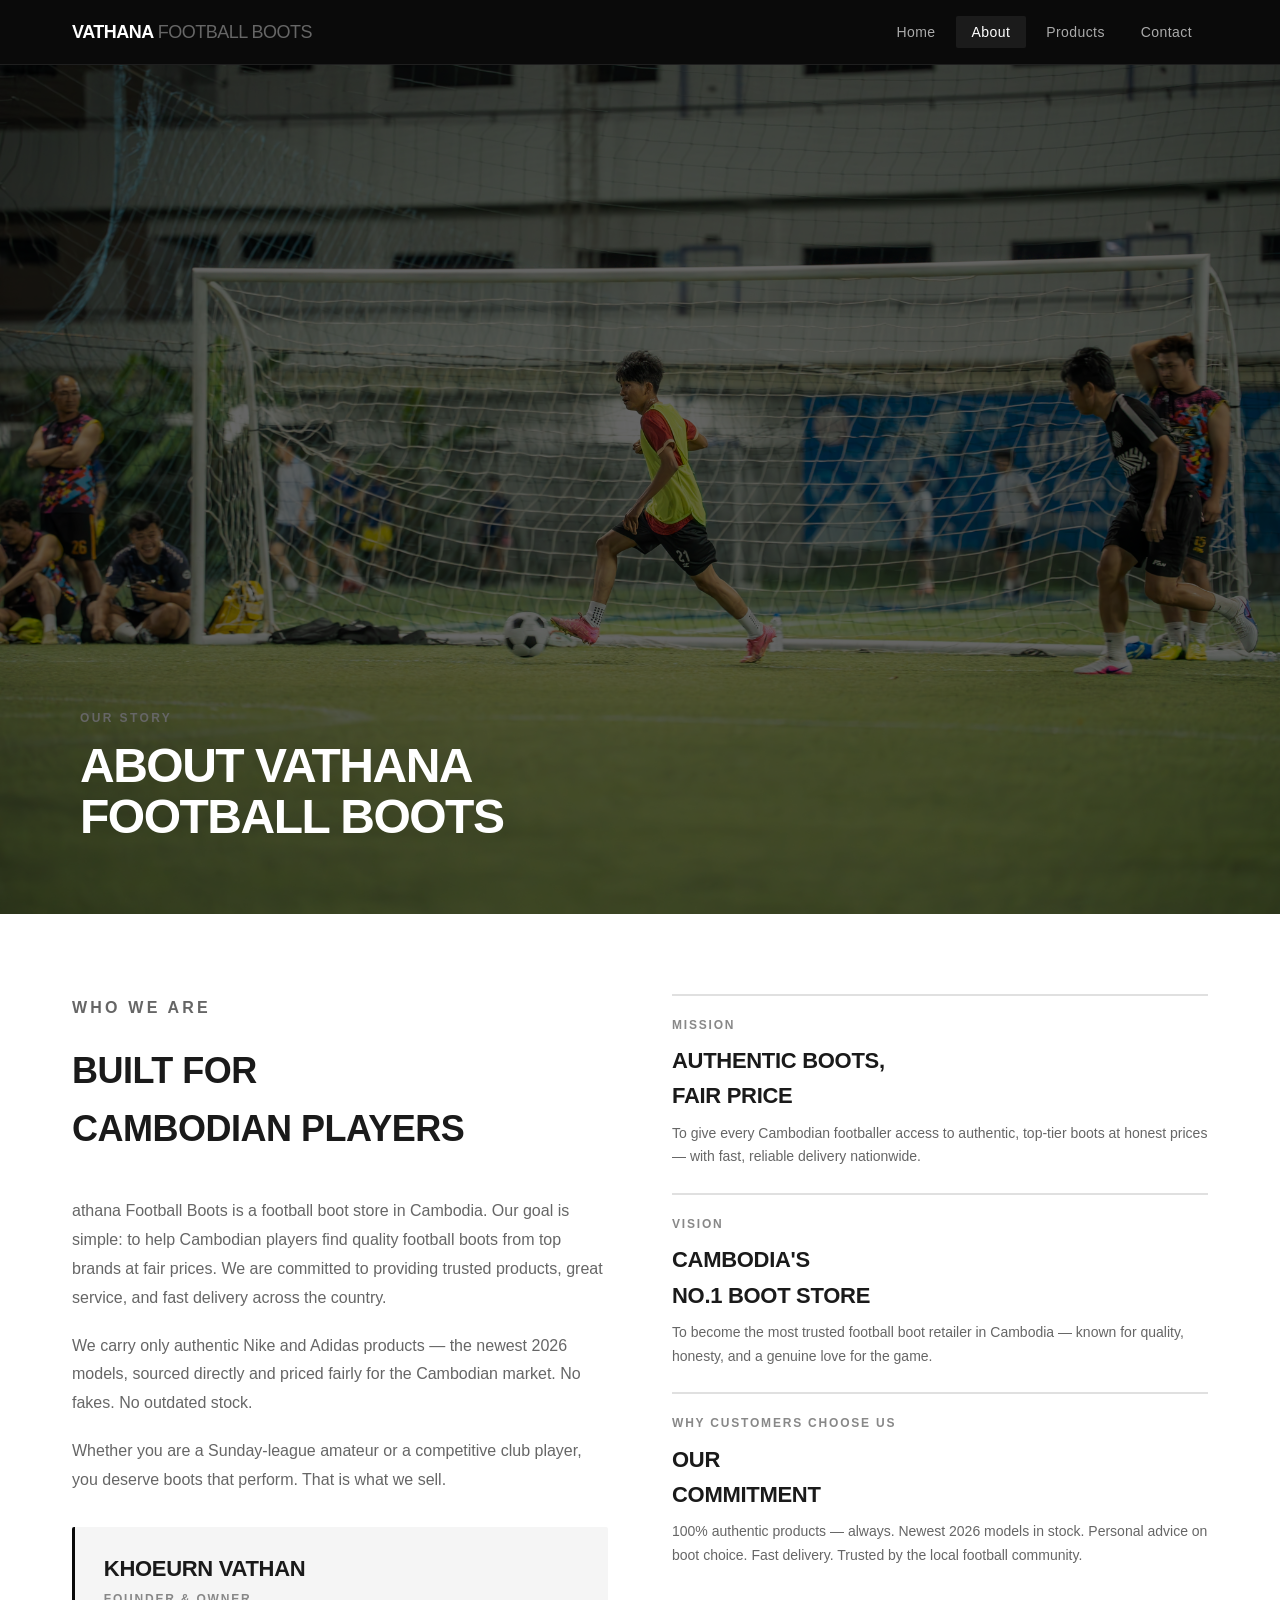
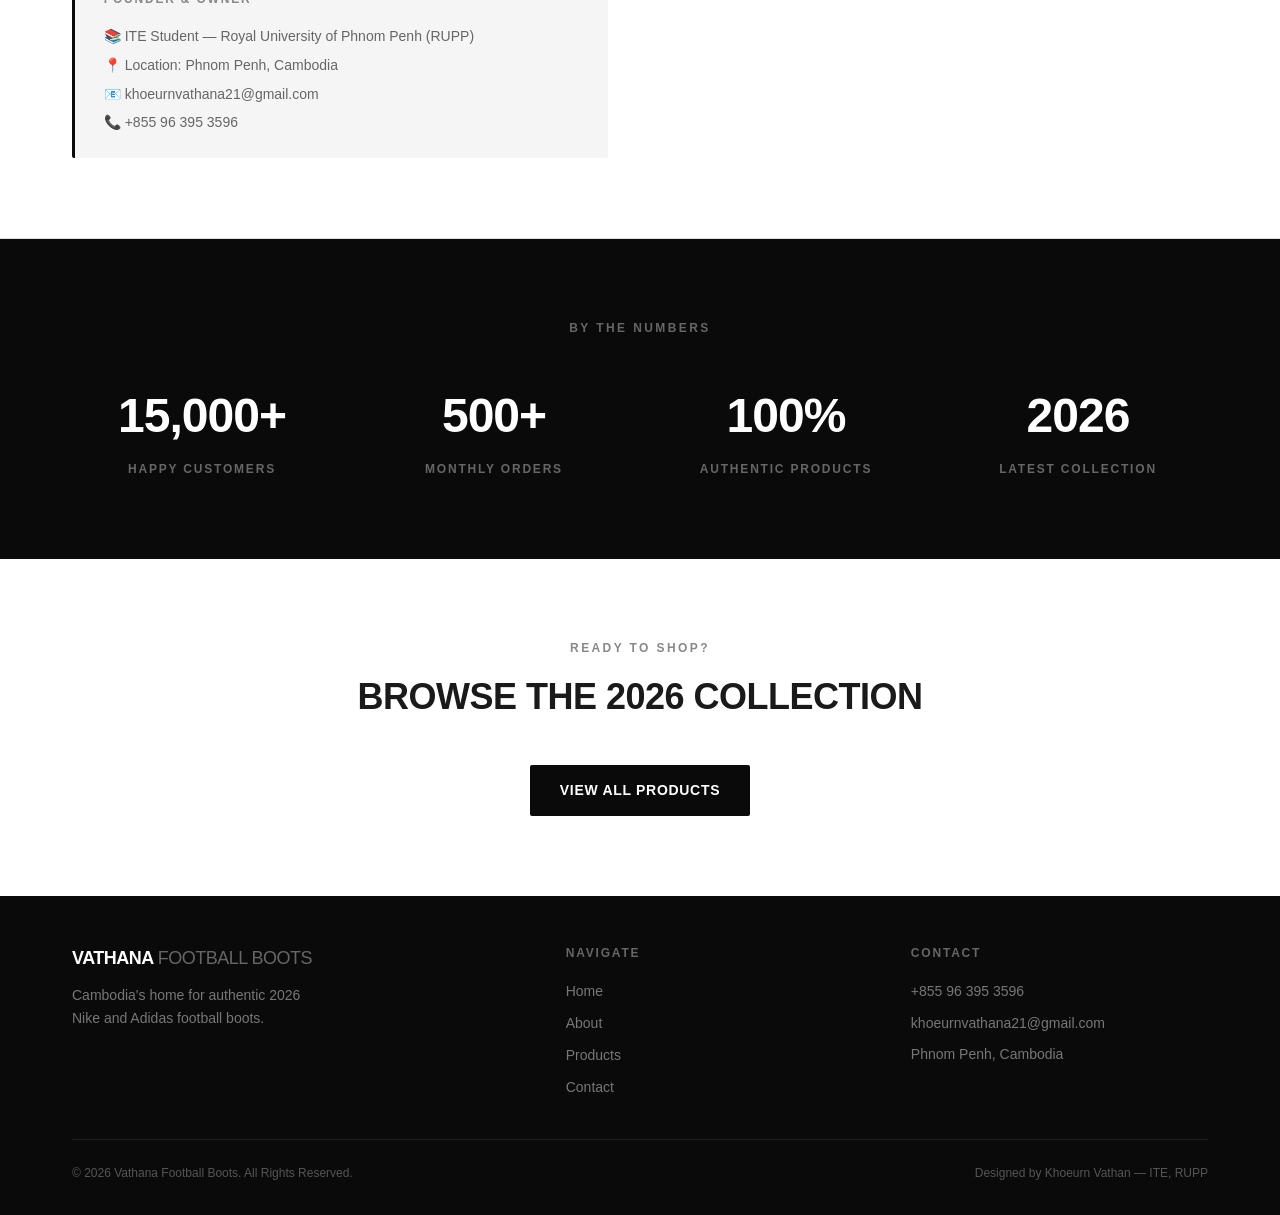
<file: about.html>
<!DOCTYPE html>
<html lang="en">
<head>
    <meta charset="UTF-8">
    <meta name="viewport" content="width=device-width, initial-scale=1.0">
    <title>About — Vathana Football Boots</title>
    <link rel="stylesheet" href="style.css">

    <style>
        .page-hero {
            background-image: url('zimg_7674.jpg');
            background-size: cover;
            background-position: center;
            background-repeat: no-repeat;
            position: relative;
            min-height: 850px;
            display: flex;
            flex-direction: column;
            justify-content: flex-end;
            padding: 6rem 5rem 4.5rem;
        }

        .page-hero::before {
            content: '';
            position: absolute;
            inset: 0;
            background: rgba(0, 0, 0, 0.60);
            z-index: 0;
        }

        .page-hero__label,
        .page-hero__title {
            position: relative;
            z-index: 1;
        }
    </style>
</head>
<body class="page-top">

    <!-- ==================== NAVIGATION ==================== -->
    <nav>
        <div class="nav-inner">
            <a href="index.html" class="nav-logo">Vathana <span>Football Boots</span></a>
            <ul class="nav-links">
                <li><a href="index.html">Home</a></li>
                <li><a href="about.html" class="active">About</a></li>
                <li><a href="products.html">Products</a></li>
                <li><a href="contact.html">Contact</a></li>
            </ul>
        </div>
    </nav>

    <!-- ==================== PAGE HERO ==================== -->
    <div class="page-hero">
        <p class="page-hero__label">Our Story</p>
        <h1 class="page-hero__title">About Vathana<br>Football Boots</h1>
    </div>

    <!-- ==================== STORY + VALUES ==================== -->
    <div class="section">
        <div class="about-grid">

            <!-- Left column: narrative -->
            <div class="about-body">
                <p class="section-label">Who We Are</p>
                <h2 class="section-title">Built for<br>Cambodian Players</h2>

                <p>
                    athana Football Boots is a football boot store in Cambodia. 
                    Our goal is simple: to help Cambodian players find quality football boots from top brands at fair prices. 
                    We are committed to providing trusted products, great service, and fast delivery across the country.
                </p>
                <p>
                    We carry only authentic Nike and Adidas products — the newest 2026 models,
                    sourced directly and priced fairly for the Cambodian market.
                    No fakes. No outdated stock.
                </p>
                <p>
                    Whether you are a Sunday-league amateur or a competitive club player,
                    you deserve boots that perform. That is what we sell.
                </p>

                <!-- Owner information card -->
                <div class="owner-card">
                    <div class="owner-card__name">Khoeurn Vathan</div>
                    <div class="owner-card__role">Founder &amp; Owner</div>
                    <div class="owner-card__details">
                        <span>📚 ITE Student — Royal University of Phnom Penh (RUPP)</span>
                        <span>📍 Location: Phnom Penh, Cambodia</span>
                        <span>📧 khoeurnvathana21@gmail.com</span>
                        <span>📞 +855 96 395 3596</span>
                    </div>
                </div>
            </div>

            <!-- Right column: mission, vision, values blocks -->
            <div class="about-blocks">

                <div class="about-block">
                    <p class="about-block__label">Mission</p>
                    <h3 class="about-block__title">Authentic Boots,<br>Fair Price</h3>
                    <p class="about-block__text">
                        To give every Cambodian footballer access to authentic, top-tier
                        boots at honest prices — with fast, reliable delivery nationwide.
                    </p>
                </div>

                <div class="about-block">
                    <p class="about-block__label">Vision</p>
                    <h3 class="about-block__title">Cambodia's<br>No.1 Boot Store</h3>
                    <p class="about-block__text">
                        To become the most trusted football boot retailer in Cambodia —
                        known for quality, honesty, and a genuine love for the game.
                    </p>
                </div>

                <div class="about-block">
                    <p class="about-block__label">Why Customers Choose Us</p>
                    <h3 class="about-block__title">Our<br>Commitment</h3>
                    <p class="about-block__text">
                        100% authentic products &mdash; always. Newest 2026 models in stock.
                        Personal advice on boot choice. Fast delivery. Trusted by the local
                        football community.
                    </p>
                </div>

            </div>
        </div>
    </div>

    <hr class="divider">

    <!-- ==================== STATISTICS ==================== -->
    <div class="stats-bg">
        <div class="section">
            <p class="section-label" style="color:#666; text-align:center; margin-bottom:2.5rem;">
                By The Numbers
            </p>
            <div class="stats-grid">

                <div class="stat-item" style="text-align:center;">
                    <div class="stat-item__number">15,000+</div>
                    <div class="stat-item__label">Happy Customers</div>
                </div>

                <div class="stat-item" style="text-align:center;">
                    <div class="stat-item__number">500+</div>
                    <div class="stat-item__label">Monthly Orders</div>
                </div>

                <div class="stat-item" style="text-align:center;">
                    <div class="stat-item__number">100%</div>
                    <div class="stat-item__label">Authentic Products</div>
                </div>

                <div class="stat-item" style="text-align:center;">
                    <div class="stat-item__number">2026</div>
                    <div class="stat-item__label">Latest Collection</div>
                </div>

            </div>
        </div>
    </div>

    <!-- ==================== CTA STRIP ==================== -->
    <div class="section" style="text-align:center;">
        <p class="section-label section-title--center">Ready to Shop?</p>
        <h2 class="section-title section-title--center">Browse the 2026 Collection</h2>
        <a href="products.html" class="btn-dark">View All Products</a>
    </div>

    <!-- ==================== FOOTER ==================== -->
    <footer>
        <div class="footer-inner">
            <div class="footer-top">

                <div class="footer-brand">
                    <div class="footer-brand__logo">Vathana <span>Football Boots</span></div>
                    <p class="footer-brand__desc">
                        Cambodia's home for authentic 2026 Nike and Adidas football boots.
                    </p>
                </div>

                <div>
                    <p class="footer-col__title">Navigate</p>
                    <div class="footer-col__links">
                        <a href="index.html">Home</a>
                        <a href="about.html">About</a>
                        <a href="products.html">Products</a>
                        <a href="contact.html">Contact</a>
                    </div>
                </div>

                <div>
                    <p class="footer-col__title">Contact</p>
                    <div class="footer-col__contact">
                        <p>+855 96 395 3596</p>
                        <p>khoeurnvathana21@gmail.com</p>
                        <p>Phnom Penh, Cambodia</p>
                    </div>
                </div>

            </div>
            <div class="footer-bottom">
                <p>&copy; 2026 Vathana Football Boots. All Rights Reserved.</p>
                <p>Designed by Khoeurn Vathan &mdash; ITE, RUPP</p>
            </div>
        </div>
    </footer>

</body>
</html>
</file>
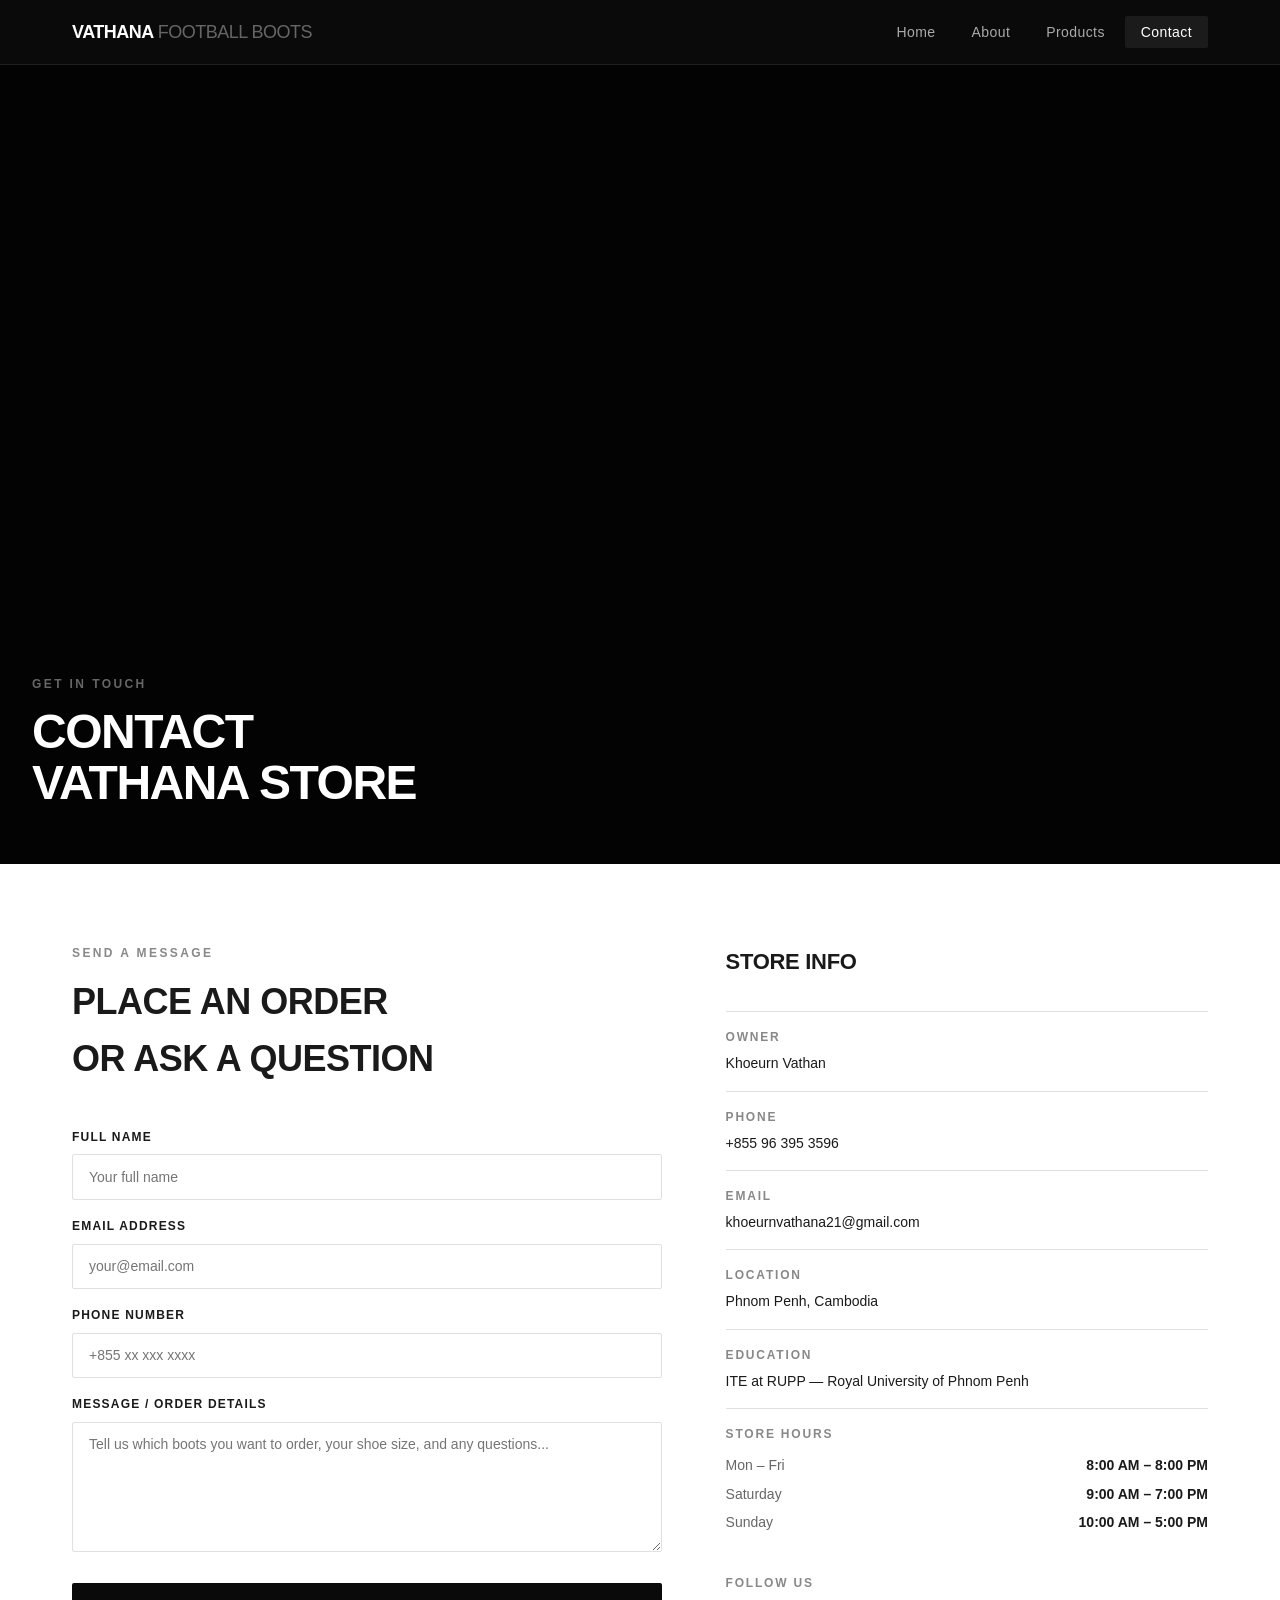
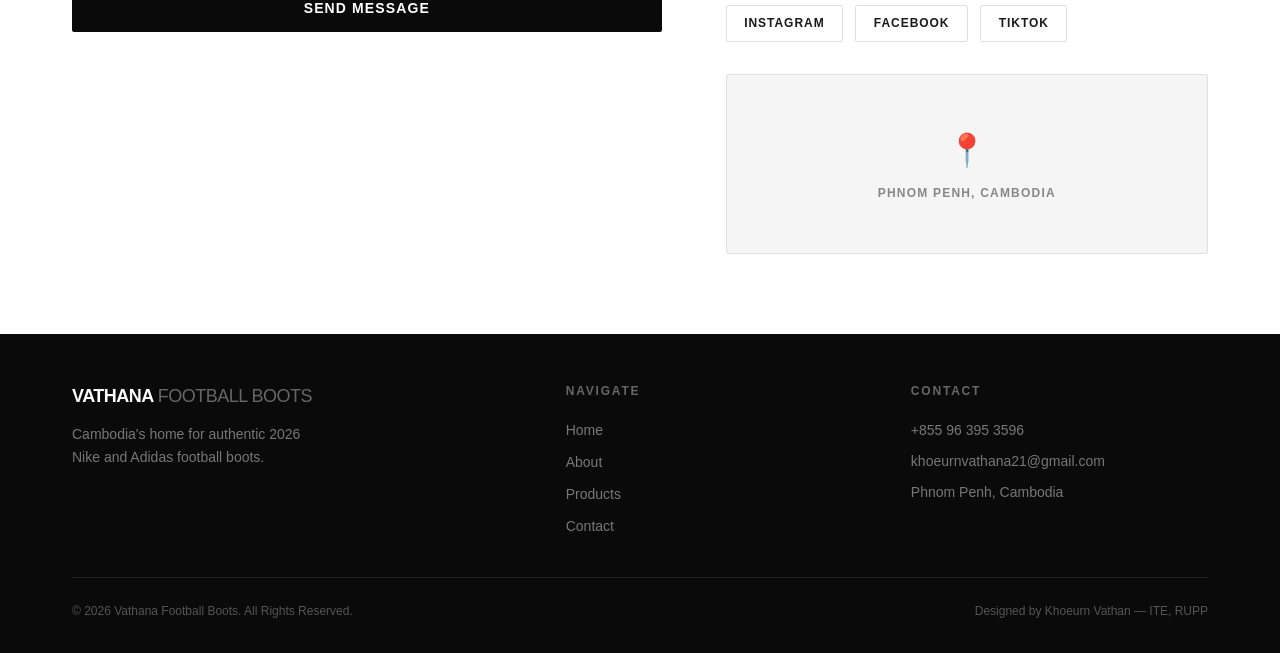
<file: contact.html>
<!DOCTYPE html>
<html lang="en">
<head>
    <meta charset="UTF-8">
    <meta name="viewport" content="width=device-width, initial-scale=1.0">
    <title>Contact — Vathana Football Boots</title>
    <link rel="stylesheet" href="style.css">

    <style>
        .page-hero {
            background-image: url('https://cloudfront-eu-central-1.images.arcpublishing.com/prisaradio/YZZHQPYSEJIAVLEKBEIW64HZCY.jpg');
            background-size: cover;
            background-position: center;
            background-repeat: no-repeat;
            position: relative;
            min-height: 800px;
            display: flex;
            flex-direction: column;
            justify-content: flex-end;
            padding: 5rem 2rem 3.5rem;
        }
        .page-hero::before {
            content: '';
            position: absolute;
            inset: 0;
            background: rgba(0, 0, 0, 0.65);
            z-index: 0;
        }
        .page-hero__label,
        .page-hero__title {
            position: relative;
            z-index: 1;
        }
    </style>
</head>
<body class="page-top">

    <!-- ==================== NAVIGATION ==================== -->
    <nav>
        <div class="nav-inner">
            <a href="index.html" class="nav-logo">Vathana <span>Football Boots</span></a>
            <ul class="nav-links">
                <li><a href="index.html">Home</a></li>
                <li><a href="about.html">About</a></li>
                <li><a href="products.html">Products</a></li>
                <li><a href="contact.html" class="active">Contact</a></li>
            </ul>
        </div>
    </nav>

    <!-- ==================== PAGE HERO ==================== -->
    <div class="page-hero">
        <p class="page-hero__label">Get In Touch</p>
        <h1 class="page-hero__title">Contact<br>Vathana Store</h1>
    </div>

    <!-- ==================== CONTACT SECTION ==================== -->
    <div class="section">
        <div class="contact-layout">

            <!-- ====== LEFT: CONTACT FORM ====== -->
            <div class="contact-form-col">
                <p class="section-label">Send a Message</p>
                <h2 class="section-title">Place an Order<br>or Ask a Question</h2>

                <form action="#" method="get">

                    <label class="form-label" for="name">Full Name</label>
                    <input class="form-input" type="text" id="name" name="name" placeholder="Your full name" required>

                    <label class="form-label" for="email">Email Address</label>
                    <input class="form-input" type="email" id="email" name="email" placeholder="your@email.com" required>

                    <label class="form-label" for="phone">Phone Number</label>
                    <input class="form-input" type="tel" id="phone" name="phone" placeholder="+855 xx xxx xxxx">

                    <label class="form-label" for="message">Message / Order Details</label>
                    <textarea class="form-textarea" id="message" name="message" placeholder="Tell us which boots you want to order, your shoe size, and any questions..." required></textarea>

                    <button type="submit" class="form-submit">Send Message</button>

                </form>
            </div>

            <!-- ====== RIGHT: STORE INFORMATION ====== -->
            <div class="contact-info-col">
                <h3 class="contact-info__title">Store Info</h3>

                <div class="contact-detail">
                    <p class="contact-detail__label">Owner</p>
                    <p class="contact-detail__value">Khoeurn Vathan</p>
                </div>

                <div class="contact-detail">
                    <p class="contact-detail__label">Phone</p>
                    <p class="contact-detail__value">+855 96 395 3596</p>
                </div>

                <div class="contact-detail">
                    <p class="contact-detail__label">Email</p>
                    <p class="contact-detail__value">khoeurnvathana21@gmail.com</p>
                </div>

                <div class="contact-detail">
                    <p class="contact-detail__label">Location</p>
                    <p class="contact-detail__value">Phnom Penh, Cambodia</p>
                </div>

                <div class="contact-detail">
                    <p class="contact-detail__label">Education</p>
                    <p class="contact-detail__value">ITE at RUPP — Royal University of Phnom Penh</p>
                </div>

                <div class="contact-detail">
                    <p class="contact-detail__label">Store Hours</p>
                    <div class="hours-grid" style="margin-top:0.6rem;">
                        <span class="hours-day">Mon – Fri</span>
                        <span class="hours-time">8:00 AM – 8:00 PM</span>
                        <span class="hours-day">Saturday</span>
                        <span class="hours-time">9:00 AM – 7:00 PM</span>
                        <span class="hours-day">Sunday</span>
                        <span class="hours-time">10:00 AM – 5:00 PM</span>
                    </div>
                </div>

                <div style="margin-top:1.5rem;">
                    <p class="contact-detail__label">Follow Us</p>
                    <div class="social-row" style="margin-top:0.75rem;">
                        <a href="#" class="social-link">Instagram</a>
                        <a href="#" class="social-link">Facebook</a>
                        <a href="#" class="social-link">TikTok</a>
                    </div>
                </div>

                <div class="map-placeholder">
                    <div class="map-placeholder__icon">📍</div>
                    <div class="map-placeholder__text">Phnom Penh, Cambodia</div>
                </div>

            </div>
        </div>
    </div>

    <!-- ==================== FOOTER ==================== -->
    <footer>
        <div class="footer-inner">
            <div class="footer-top">

                <div class="footer-brand">
                    <div class="footer-brand__logo">Vathana <span>Football Boots</span></div>
                    <p class="footer-brand__desc">Cambodia's home for authentic 2026 Nike and Adidas football boots.</p>
                </div>

                <div>
                    <p class="footer-col__title">Navigate</p>
                    <div class="footer-col__links">
                        <a href="index.html">Home</a>
                        <a href="about.html">About</a>
                        <a href="products.html">Products</a>
                        <a href="contact.html">Contact</a>
                    </div>
                </div>

                <div>
                    <p class="footer-col__title">Contact</p>
                    <div class="footer-col__contact">
                        <p>+855 96 395 3596</p>
                        <p>khoeurnvathana21@gmail.com</p>
                        <p>Phnom Penh, Cambodia</p>
                    </div>
                </div>

            </div>
            <div class="footer-bottom">
                <p>&copy; 2026 Vathana Football Boots. All Rights Reserved.</p>
                <p>Designed by Khoeurn Vathan &mdash; ITE, RUPP</p>
            </div>
        </div>
    </footer>

</body>
</html>
</file>
<file: style.css>
/* ========== CSS VARIABLES ========== */
:root {
    --black:       #0a0a0a;
    --white:       #ffffff;
    --gray-light:  #f5f5f5;
    --gray-mid:    #e0e0e0;
    --gray-dark:   #666666;
    --accent:      #111111;
    --text:        #1a1a1a;
    --text-light:  #888888;

    /* Typography */
    --font-main:   'Helvetica Neue', Helvetica, Arial, sans-serif;
    --fs-xs:       0.75rem;
    --fs-sm:       0.875rem;
    --fs-base:     1rem;
    --fs-md:       1.125rem;
    --fs-lg:       1.375rem;
    --fs-xl:       1.75rem;
    --fs-2xl:      2.25rem;
    --fs-3xl:      3rem;
    --fs-4xl:      4rem;

    /* Spacing */
    --gap-sm:      1rem;
    --gap-md:      2rem;
    --gap-lg:      3.5rem;
    --gap-xl:      5rem;

    /* Shadows */
    --shadow-sm:   0 1px 4px rgba(0,0,0,0.08);
    --shadow-md:   0 4px 16px rgba(0,0,0,0.10);
    --shadow-lg:   0 8px 32px rgba(0,0,0,0.14);

    /* Border radius */
    --radius-sm:   2px;
    --radius-md:   6px;
    --radius-lg:   12px;
}

/* ========== CSS RESET ========== */
*, *::before, *::after {
    margin: 0;
    padding: 0;
    box-sizing: border-box;
}

html {
    /* Smooth scrolling for anchor links */
    scroll-behavior: smooth;
    font-size: 16px;
}

body {
    font-family: var(--font-main);
    color: var(--text);
    background: var(--white);
    line-height: 1.6;
    -webkit-font-smoothing: antialiased;
}

img {
    max-width: 100%;
    display: block;
}

a {
    text-decoration: none;
    color: inherit;
}

ul {
    list-style: none;
}

/* ========== NAVIGATION ========== */
/* Fixed top navigation bar */
nav {
    position: fixed;
    top: 0;
    left: 0;
    width: 100%;
    z-index: 999;
    background: var(--black);
    border-bottom: 1px solid #1f1f1f;
}

.nav-inner {
    max-width: 1200px;
    margin: 0 auto;
    padding: 0 var(--gap-md);
    height: 64px;
    display: flex;
    align-items: center;
    justify-content: space-between;
}

/* Logo text treatment */
.nav-logo {
    font-size: var(--fs-md);
    font-weight: 800;
    letter-spacing: -0.5px;
    color: var(--white);
    text-transform: uppercase;
}

.nav-logo span {
    color: var(--gray-dark);
    font-weight: 400;
}

/* Navigation links */
.nav-links {
    display: flex;
    gap: 0.25rem;
}

.nav-links a {
    color: #aaaaaa;
    font-size: var(--fs-sm);
    font-weight: 500;
    padding: 0.5rem 1rem;
    border-radius: var(--radius-sm);
    letter-spacing: 0.03em;
    transition: color 0.2s, background 0.2s;
}

.nav-links a:hover,
.nav-links a.active {
    color: var(--white);
    background: rgba(255,255,255,0.07);
}

/* ========== BUTTONS ========== */
/* Primary filled button */
.btn-primary {
    display: inline-block;
    padding: 0.85rem 2rem;
    background: var(--white);
    color: var(--black);
    font-size: var(--fs-sm);
    font-weight: 700;
    letter-spacing: 0.06em;
    text-transform: uppercase;
    border-radius: var(--radius-sm);
    border: 2px solid var(--white);
    cursor: pointer;
    transition: background 0.2s, color 0.2s, transform 0.15s;
}

.btn-primary:hover {
    background: transparent;
    color: var(--white);
    transform: translateY(-2px);
}

/* Outline / secondary button */
.btn-outline {
    display: inline-block;
    padding: 0.85rem 2rem;
    background: transparent;
    color: var(--white);
    font-size: var(--fs-sm);
    font-weight: 700;
    letter-spacing: 0.06em;
    text-transform: uppercase;
    border-radius: var(--radius-sm);
    border: 2px solid rgba(255,255,255,0.4);
    cursor: pointer;
    transition: border-color 0.2s, color 0.2s, transform 0.15s;
}

.btn-outline:hover {
    border-color: var(--white);
    transform: translateY(-2px);
}

/* Dark filled button (for light backgrounds) */
.btn-dark {
    display: inline-block;
    padding: 0.75rem 1.75rem;
    background: var(--black);
    color: var(--white);
    font-size: var(--fs-sm);
    font-weight: 700;
    letter-spacing: 0.05em;
    text-transform: uppercase;
    border-radius: var(--radius-sm);
    border: 2px solid var(--black);
    cursor: pointer;
    transition: background 0.2s, color 0.2s, transform 0.15s;
}

.btn-dark:hover {
    background: transparent;
    color: var(--black);
    transform: translateY(-2px);
}

/* ========== PAGE OFFSET (for fixed nav) ========== */
/* Every page starts below the 64px nav */
.page-top {
    padding-top: 64px;
}

/* ========== HERO SECTION (index.html) ========== */
.hero {
    background: var(--black);
    color: var(--white);
    padding: 7rem var(--gap-md) 5rem;
    text-align: center;
}

.hero-eyebrow {
    font-size: var(--fs-xs);
    font-weight: 700;
    letter-spacing: 0.2em;
    text-transform: uppercase;
    color: var(--gray-dark);
    margin-bottom: 1.2rem;
}

.hero-title {
    font-size: clamp(2.2rem, 6vw, var(--fs-4xl));
    font-weight: 900;
    line-height: 1.05;
    letter-spacing: -2px;
    margin-bottom: 1.25rem;
    text-transform: uppercase;
}

.hero-title span {
    /* Outlined text effect — the signature element */
    -webkit-text-stroke: 2px var(--white);
    color: transparent;
}

.hero-sub {
    font-size: var(--fs-md);
    color: #999;
    max-width: 520px;
    margin: 0 auto 2.5rem;
    font-weight: 300;
    line-height: 1.7;
}

.hero-buttons {
    display: flex;
    gap: 1rem;
    justify-content: center;
    flex-wrap: wrap;
}

/* ========== SECTION WRAPPER ========== */
.section {
    max-width: 1200px;
    margin: 0 auto;
    padding: var(--gap-xl) var(--gap-md);
}

/* Section label (small caps above heading) */
.section-label {
    font-size: var(--fs-xs);
    font-weight: 700;
    letter-spacing: 0.2em;
    text-transform: uppercase;
    color: var(--text-light);
    margin-bottom: 0.6rem;
}

.section-title {
    font-size: clamp(1.6rem, 4vw, var(--fs-2xl));
    font-weight: 800;
    letter-spacing: -0.5px;
    text-transform: uppercase;
    margin-bottom: 2.5rem;
}

.section-title--center {
    text-align: center;
}

/* Thin divider line */
.divider {
    border: none;
    border-top: 1px solid var(--gray-mid);
    margin: 0;
}

/* ========== CATEGORIES GRID (home) ========== */
/* Two brand boxes side by side */
.categories {
    background: var(--gray-light);
}

.categories-inner {
    max-width: 1200px;
    margin: 0 auto;
    padding: var(--gap-xl) var(--gap-md);
}

.categories-grid {
    display: grid;
    grid-template-columns: 1fr 1fr;
    gap: var(--gap-md);
}

/* Each brand category card */
.category-card {
    background: var(--black);
    color: var(--white);
    padding: 3rem var(--gap-md);
    display: flex;
    flex-direction: column;
    align-items: flex-start;
    gap: 1rem;
    border-radius: var(--radius-sm);
    /* Hover lift effect */
    transition: transform 0.25s, box-shadow 0.25s;
}

.category-card:hover {
    transform: translateY(-4px);
    box-shadow: var(--shadow-lg);
}

.category-card__brand {
    font-size: var(--fs-xs);
    letter-spacing: 0.18em;
    text-transform: uppercase;
    color: var(--gray-dark);
    font-weight: 600;
}

.category-card__name {
    font-size: var(--fs-xl);
    font-weight: 900;
    text-transform: uppercase;
    letter-spacing: -0.5px;
    line-height: 1.1;
}

/* ========== BEST SELLERS (home) ========== */
/* 4-column grid for product preview */
.products-grid {
    display: grid;
    grid-template-columns: repeat(4, 1fr);
    gap: 1.25rem;
}

/* Product card */
.product-card {
    background: var(--white);
    border: 1px solid var(--gray-mid);
    border-radius: var(--radius-sm);
    overflow: hidden;
    transition: border-color 0.2s, box-shadow 0.2s, transform 0.2s;
}

.product-card:hover {
    border-color: var(--black);
    box-shadow: var(--shadow-md);
    transform: translateY(-4px);
}

/* Image container with zoom on hover */
.product-card__img {
    width: 100%;
    height: 200px;
    background: var(--gray-light);
    overflow: hidden;
    display: flex;
    align-items: center;
    justify-content: center;
    padding: 1rem;
}

.product-card__img img {
    width: 100%;
    height: 100%;
    object-fit: contain;
    /* Zoom on card hover */
    transition: transform 0.35s ease;
}

.product-card:hover .product-card__img img {
    transform: scale(1.08);
}

.product-card__body {
    padding: 1rem 1.1rem 1.3rem;
}

.product-card__brand {
    font-size: var(--fs-xs);
    font-weight: 700;
    letter-spacing: 0.12em;
    text-transform: uppercase;
    color: var(--text-light);
    margin-bottom: 0.3rem;
}

.product-card__name {
    font-size: var(--fs-sm);
    font-weight: 700;
    color: var(--text);
    margin-bottom: 0.5rem;
    line-height: 1.3;
}

/* Star rating display */
.product-card__rating {
    display: flex;
    align-items: center;
    gap: 0.35rem;
    margin-bottom: 0.6rem;
}

.stars {
    font-size: 0.8rem;
    color: #111;
    letter-spacing: 1px;
}

.rating-count {
    font-size: var(--fs-xs);
    color: var(--text-light);
}

.product-card__price {
    font-size: var(--fs-md);
    font-weight: 800;
    color: var(--black);
}

.product-card__price .original {
    font-size: var(--fs-sm);
    font-weight: 400;
    color: var(--text-light);
    text-decoration: line-through;
    margin-left: 0.4rem;
}

.product-card__btn {
    display: block;
    width: 100%;
    text-align: center;
    padding: 0.65rem;
    margin-top: 0.85rem;
    background: var(--black);
    color: var(--white);
    font-size: var(--fs-xs);
    font-weight: 700;
    letter-spacing: 0.08em;
    text-transform: uppercase;
    border-radius: var(--radius-sm);
    border: 2px solid var(--black);
    transition: background 0.2s, color 0.2s;
}

.product-card__btn:hover {
    background: transparent;
    color: var(--black);
}

/* ========== WHY CHOOSE US (home) ========== */
.why-bg {
    background: var(--black);
    color: var(--white);
}

.why-grid {
    display: grid;
    grid-template-columns: repeat(4, 1fr);
    gap: var(--gap-md);
}

.why-item {
    border-top: 2px solid #333;
    padding-top: 1.5rem;
}

.why-item__number {
    font-size: var(--fs-xs);
    font-weight: 700;
    letter-spacing: 0.15em;
    color: var(--gray-dark);
    margin-bottom: 0.75rem;
}

.why-item__title {
    font-size: var(--fs-base);
    font-weight: 700;
    text-transform: uppercase;
    letter-spacing: 0.04em;
    margin-bottom: 0.5rem;
}

.why-item__desc {
    font-size: var(--fs-sm);
    color: #888;
    line-height: 1.65;
}

/* ========== NEWSLETTER (home) ========== */
.newsletter {
    background: var(--gray-light);
    text-align: center;
}

.newsletter-box {
    max-width: 520px;
    margin: 0 auto;
}

.newsletter-box p {
    color: var(--gray-dark);
    margin-bottom: 1.5rem;
    font-size: var(--fs-sm);
}

/* Email form row */
.newsletter-form {
    display: flex;
    gap: 0;
}

.newsletter-form input[type="email"] {
    flex: 1;
    padding: 0.85rem 1.2rem;
    border: 2px solid var(--black);
    border-right: none;
    border-radius: var(--radius-sm) 0 0 var(--radius-sm);
    font-size: var(--fs-sm);
    font-family: var(--font-main);
    outline: none;
    background: var(--white);
}

.newsletter-form button {
    padding: 0.85rem 1.5rem;
    background: var(--black);
    color: var(--white);
    border: 2px solid var(--black);
    border-radius: 0 var(--radius-sm) var(--radius-sm) 0;
    font-size: var(--fs-xs);
    font-weight: 700;
    letter-spacing: 0.08em;
    text-transform: uppercase;
    cursor: pointer;
    transition: background 0.2s;
}

.newsletter-form button:hover {
    background: #333;
}

/* ========== PAGE HERO (about, products, contact) ========== */
/* Compact black hero used on inner pages */
.page-hero {
    background: var(--black);
    color: var(--white);
    padding: 5rem var(--gap-md) 3.5rem;
}

.page-hero__label {
    font-size: var(--fs-xs);
    font-weight: 700;
    letter-spacing: 0.2em;
    text-transform: uppercase;
    color: var(--gray-dark);
    margin-bottom: 0.8rem;
}

.page-hero__title {
    font-size: clamp(2rem, 5vw, var(--fs-3xl));
    font-weight: 900;
    letter-spacing: -1.5px;
    text-transform: uppercase;
    line-height: 1.05;
    max-width: 700px;
}

/* ========== ABOUT PAGE ========== */
/* Two-column story layout */
.about-grid {
    display: grid;
    grid-template-columns: 1fr 1fr;
    gap: 4rem;
    align-items: start;
}

.about-body p {
    color: var(--gray-dark);
    font-size: var(--fs-base);
    line-height: 1.8;
    margin-bottom: 1.2rem;
}

/* Mission / Vision / Values blocks */
.about-blocks {
    display: flex;
    flex-direction: column;
    gap: 1.5rem;
}

.about-block {
    border-top: 2px solid var(--gray-mid);
    padding-top: 1.25rem;
}

.about-block__label {
    font-size: var(--fs-xs);
    font-weight: 700;
    letter-spacing: 0.15em;
    text-transform: uppercase;
    color: var(--text-light);
    margin-bottom: 0.5rem;
}

.about-block__title {
    font-size: var(--fs-lg);
    font-weight: 800;
    text-transform: uppercase;
    letter-spacing: -0.3px;
    margin-bottom: 0.5rem;
}

.about-block__text {
    font-size: var(--fs-sm);
    color: var(--gray-dark);
    line-height: 1.7;
}

/* Statistics row */
.stats-bg {
    background: var(--black);
    color: var(--white);
}

.stats-grid {
    display: grid;
    grid-template-columns: repeat(4, 1fr);
    gap: var(--gap-md);
    text-align: center;
}

.stat-item__number {
    font-size: var(--fs-3xl);
    font-weight: 900;
    letter-spacing: -1px;
    margin-bottom: 0.3rem;
}

.stat-item__label {
    font-size: var(--fs-xs);
    font-weight: 600;
    letter-spacing: 0.15em;
    text-transform: uppercase;
    color: var(--gray-dark);
}

/* Owner info box */
.owner-card {
    background: var(--gray-light);
    border-left: 3px solid var(--black);
    padding: 1.5rem 1.8rem;
    border-radius: var(--radius-sm);
    margin-top: 2rem;
}

.owner-card__name {
    font-size: var(--fs-lg);
    font-weight: 800;
    text-transform: uppercase;
    letter-spacing: -0.3px;
    margin-bottom: 0.25rem;
}

.owner-card__role {
    font-size: var(--fs-xs);
    font-weight: 700;
    letter-spacing: 0.15em;
    text-transform: uppercase;
    color: var(--text-light);
    margin-bottom: 1rem;
}

.owner-card__details {
    display: flex;
    flex-direction: column;
    gap: 0.4rem;
}

.owner-card__details span {
    font-size: var(--fs-sm);
    color: var(--gray-dark);
}

/* ========== PRODUCTS PAGE ========== */
/* Brand filter tabs */
.filter-bar {
    display: flex;
    gap: 0.5rem;
    margin-bottom: 2.5rem;
}

.filter-tag {
    display: inline-block;
    padding: 0.45rem 1.1rem;
    border: 1.5px solid var(--gray-mid);
    border-radius: 100px;
    font-size: var(--fs-xs);
    font-weight: 700;
    letter-spacing: 0.08em;
    text-transform: uppercase;
    color: var(--gray-dark);
    background: var(--white);
}

/* Brand heading separator */
.brand-label {
    display: flex;
    align-items: center;
    gap: 1rem;
    margin-bottom: 1.75rem;
    margin-top: 3rem;
}

.brand-label__name {
    font-size: var(--fs-xs);
    font-weight: 800;
    letter-spacing: 0.2em;
    text-transform: uppercase;
    white-space: nowrap;
}

.brand-label__line {
    flex: 1;
    height: 1px;
    background: var(--gray-mid);
}

/* 4-column grid (same .products-grid used above) */

/* ========== CONTACT PAGE ========== */
/* Two-column: form left, info right */
.contact-layout {
    display: grid;
    grid-template-columns: 1.1fr 0.9fr;
    gap: 4rem;
    align-items: start;
}

/* Form label */
.form-label {
    display: block;
    font-size: var(--fs-xs);
    font-weight: 700;
    letter-spacing: 0.1em;
    text-transform: uppercase;
    color: var(--text);
    margin-bottom: 0.45rem;
    margin-top: 1.1rem;
}

.form-label:first-of-type {
    margin-top: 0;
}

/* Form inputs */
.form-input,
.form-textarea {
    width: 100%;
    padding: 0.85rem 1rem;
    border: 1.5px solid var(--gray-mid);
    border-radius: var(--radius-sm);
    font-size: var(--fs-sm);
    font-family: var(--font-main);
    color: var(--text);
    background: var(--white);
    outline: none;
    transition: border-color 0.2s;
}

.form-input:focus,
.form-textarea:focus {
    border-color: var(--black);
}

.form-textarea {
    resize: vertical;
    min-height: 130px;
}

/* Submit button full width */
.form-submit {
    width: 100%;
    margin-top: 1.5rem;
    padding: 0.9rem;
    background: var(--black);
    color: var(--white);
    border: 2px solid var(--black);
    border-radius: var(--radius-sm);
    font-size: var(--fs-sm);
    font-weight: 700;
    letter-spacing: 0.08em;
    text-transform: uppercase;
    cursor: pointer;
    font-family: var(--font-main);
    transition: background 0.2s, color 0.2s;
}

.form-submit:hover {
    background: transparent;
    color: var(--black);
}

/* Contact info items */
.contact-info__title {
    font-size: var(--fs-lg);
    font-weight: 800;
    text-transform: uppercase;
    letter-spacing: -0.3px;
    margin-bottom: 2rem;
}

.contact-detail {
    border-top: 1px solid var(--gray-mid);
    padding: 1rem 0;
}

.contact-detail__label {
    font-size: var(--fs-xs);
    font-weight: 700;
    letter-spacing: 0.15em;
    text-transform: uppercase;
    color: var(--text-light);
    margin-bottom: 0.3rem;
}

.contact-detail__value {
    font-size: var(--fs-sm);
    color: var(--text);
    font-weight: 500;
}

/* Social links row */
.social-row {
    display: flex;
    gap: 0.75rem;
    margin-top: 2rem;
}

.social-link {
    display: inline-block;
    padding: 0.5rem 1.1rem;
    border: 1.5px solid var(--gray-mid);
    border-radius: var(--radius-sm);
    font-size: var(--fs-xs);
    font-weight: 700;
    letter-spacing: 0.08em;
    text-transform: uppercase;
    color: var(--text);
    transition: border-color 0.2s, background 0.2s;
}

.social-link:hover {
    border-color: var(--black);
    background: var(--black);
    color: var(--white);
}

/* Store hours table-style */
.hours-grid {
    display: grid;
    grid-template-columns: 1fr 1fr;
    gap: 0.4rem 1.5rem;
    margin-top: 0.5rem;
}

.hours-day {
    font-size: var(--fs-sm);
    color: var(--gray-dark);
}

.hours-time {
    font-size: var(--fs-sm);
    font-weight: 600;
    color: var(--text);
    text-align: right;
}

/* Map placeholder box */
.map-placeholder {
    margin-top: 2rem;
    height: 180px;
    background: var(--gray-light);
    border: 1px solid var(--gray-mid);
    border-radius: var(--radius-sm);
    display: flex;
    align-items: center;
    justify-content: center;
    flex-direction: column;
    gap: 0.5rem;
    color: var(--text-light);
}

.map-placeholder__icon {
    font-size: 2rem;
}

.map-placeholder__text {
    font-size: var(--fs-xs);
    font-weight: 700;
    letter-spacing: 0.1em;
    text-transform: uppercase;
}

/* ========== FOOTER ========== */
footer {
    background: var(--black);
    color: var(--white);
}

.footer-inner {
    max-width: 1200px;
    margin: 0 auto;
    padding: 3rem var(--gap-md) 2rem;
}

.footer-top {
    display: grid;
    grid-template-columns: 1.5fr 1fr 1fr;
    gap: 3rem;
    padding-bottom: 2.5rem;
    border-bottom: 1px solid #1f1f1f;
}

.footer-brand__logo {
    font-size: var(--fs-md);
    font-weight: 900;
    letter-spacing: -0.5px;
    text-transform: uppercase;
    margin-bottom: 0.75rem;
}

.footer-brand__logo span {
    color: var(--gray-dark);
    font-weight: 400;
}

.footer-brand__desc {
    font-size: var(--fs-sm);
    color: #777;
    line-height: 1.65;
    max-width: 240px;
}

.footer-col__title {
    font-size: var(--fs-xs);
    font-weight: 700;
    letter-spacing: 0.15em;
    text-transform: uppercase;
    color: var(--gray-dark);
    margin-bottom: 1.1rem;
}

.footer-col__links {
    display: flex;
    flex-direction: column;
    gap: 0.6rem;
}

.footer-col__links a {
    font-size: var(--fs-sm);
    color: #777;
    transition: color 0.2s;
}

.footer-col__links a:hover {
    color: var(--white);
}

.footer-col__contact {
    display: flex;
    flex-direction: column;
    gap: 0.55rem;
}

.footer-col__contact p {
    font-size: var(--fs-sm);
    color: #777;
}

.footer-bottom {
    display: flex;
    justify-content: space-between;
    align-items: center;
    padding-top: 1.5rem;
    gap: 1rem;
}

.footer-bottom p {
    font-size: var(--fs-xs);
    color: #555;
}

/* ========== RESPONSIVE — TABLET ========== */
@media (max-width: 900px) {

    .products-grid {
        grid-template-columns: repeat(2, 1fr);
    }

    .why-grid {
        grid-template-columns: repeat(2, 1fr);
    }

    .stats-grid {
        grid-template-columns: repeat(2, 1fr);
    }

    .about-grid {
        grid-template-columns: 1fr;
        gap: 2.5rem;
    }

    .contact-layout {
        grid-template-columns: 1fr;
        gap: 3rem;
    }

    .footer-top {
        grid-template-columns: 1fr 1fr;
    }
}

/* ========== RESPONSIVE — MOBILE ========== */
@media (max-width: 600px) {

    .nav-links {
        display: none;
    }

    .hero {
        padding: 5rem 1.25rem 3.5rem;
    }

    .hero-title {
        letter-spacing: -1px;
    }

    .hero-buttons {
        flex-direction: column;
        align-items: center;
    }

    .categories-grid {
        grid-template-columns: 1fr;
    }

    .products-grid {
        grid-template-columns: 1fr;
    }

    .why-grid {
        grid-template-columns: 1fr;
    }

    .stats-grid {
        grid-template-columns: 1fr 1fr;
    }

    .footer-top {
        grid-template-columns: 1fr;
        gap: 2rem;
    }

    .footer-bottom {
        flex-direction: column;
        text-align: center;
    }

    .section {
        padding: 3rem 1.25rem;
    }

    .newsletter-form {
        flex-direction: column;
    }

    .newsletter-form input[type="email"] {
        border-right: 2px solid var(--black);
        border-bottom: none;
        border-radius: var(--radius-sm) var(--radius-sm) 0 0;
    }

    .newsletter-form button {
        border-radius: 0 0 var(--radius-sm) var(--radius-sm);
    }
}
</file>
